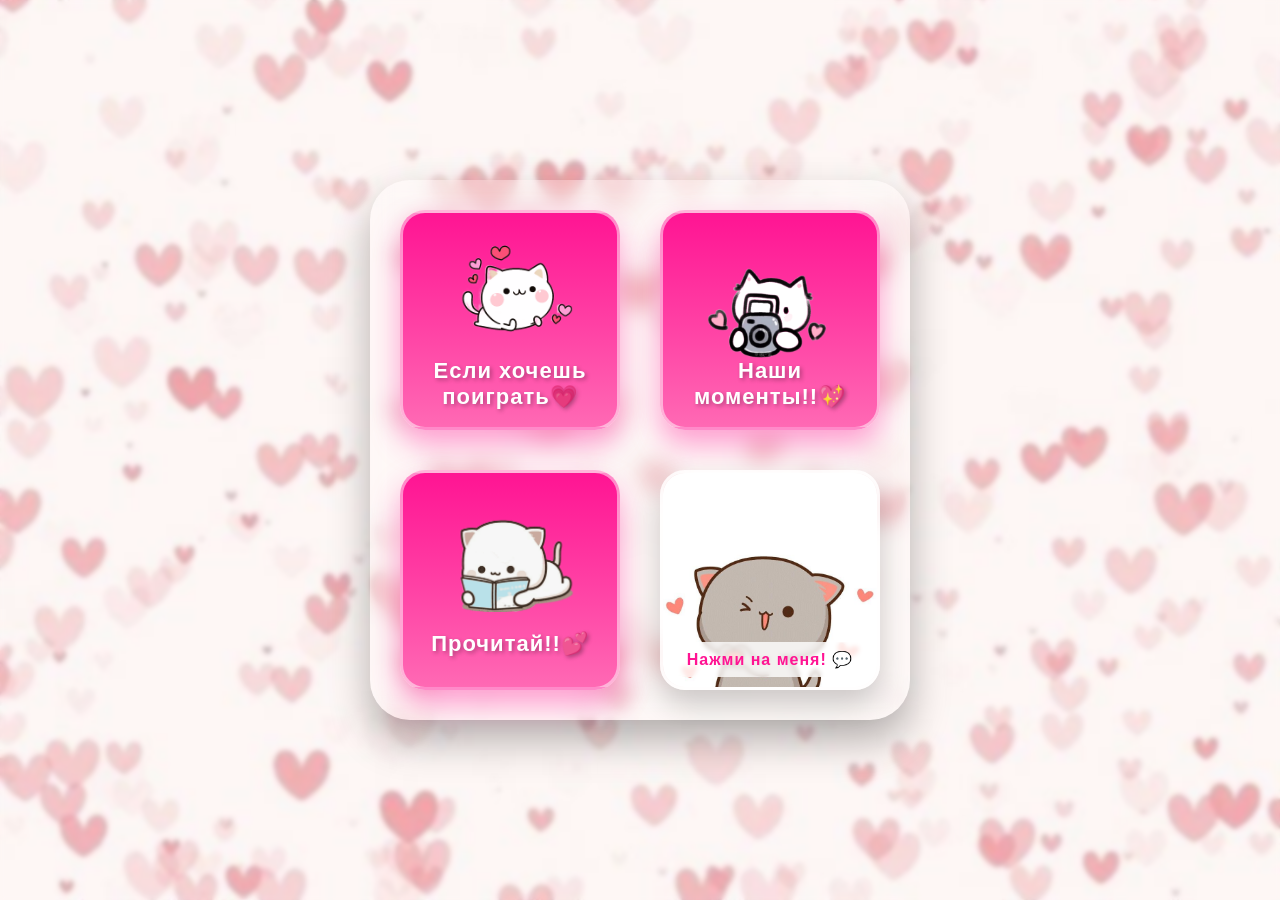
<file: index.html>
<!DOCTYPE html>
<html lang="ru">
<head>
    <meta charset="UTF-8">
    <meta name="viewport" content="width=device-width, initial-scale=1.0">
    <title>Сайт для Викульки!</title>
    <link rel="stylesheet" href="css/Style.css">
</head>
<body>
    <div class="tab-container">
        <!-- Вкладка 1: Игра - ссылка на igra.html -->
        <a href="igra.html" class="tab">
            <div class="tab-icon" style="position: relative; bottom: 60px; right: 50px;">
                <img src="images/png-transparent-white-beige-and-pink-cat-illustration-keyboard-cat-computer-keyboard-hello-kitty-kitten-love-white-mammal-animals.png" alt="Иконка игры" style="width: 250%; height: 250%; object-fit: contain;">
            </div>
            <div class="tab-title" style="position: relative; top: 20px;">Если хочешь поиграть💗</div>
        </a>

        <!-- Вкладка 2: Моменты - ссылка на momenti.html -->
        <a href="momenti.html" class="tab">
            <div class="tab-icon" style="position: relative; bottom: 10px; right: 40px;">
                <img src="images/channels4_profile.png" alt="Иконка моментов" style="width: 200%; height: 200%; object-fit: contain;">
            </div>
            <div class="tab-title" style="position: relative; top: 20px;">Наши моменты!!💖</div>
        </a>

        <!-- Вкладка 3: Прочитай - ссылка на prochitai.html -->
        <a href="prochitai.html" class="tab">
            <div class="tab-icon" style="position: relative; bottom: 60px; right: 40px;">
                <img src="images/Chitaet.png" alt="Иконка чтения" style="width: 200%; height: 200%; object-fit: contain;">
            </div>
            <div class="tab-title" style="position: relative; top: 20px;">Прочитай!!💕</div>
        </a>

        <!-- Вкладка 4: Говорилка - только картинка без фона -->
        <div class="tab tab-image-only" id="talkTab">
            <img src="images/govorit.jpg" alt="Говорилка" class="tab-full-image">
            <div class="tab-title image-title">Нажми на меня! 💬</div>
        </div>
    </div>

    <!-- Диалоговое окно (появляется при клике) -->
    <div class="talk-dialog" id="talkDialog">
        <div class="talk-dialog-content">
            <span class="talk-close-btn" id="closeTalkDialog">&times;</span>
            <div class="talk-dialog-icon">
                <img src="images/govorit.jpg" alt="Говорилка" style="width: 60px; height: 60px; border-radius: 50%;">
            </div>
            <div class="talk-dialog-text" id="dialogText">Привет, Викулька! 💕</div>
            <button class="talk-dialog-button" id="nextMessage">Следующее</button>
        </div>
    </div>

    <script>
        // Элементы для диалога
        const talkTab = document.getElementById('talkTab');
        const talkDialog = document.getElementById('talkDialog');
        const closeTalkDialog = document.getElementById('closeTalkDialog');
        const dialogText = document.getElementById('dialogText');
        const nextMessage = document.getElementById('nextMessage');

        // Массив с сообщениями для Викульки
        const messages = [
            "Пися Попа 😎",
            "Уже жду похода в бк 🍔",
	    "Жду смотреть репосты 📱",
            "Ты сегодня ну секс! 💕",
            "Пора открывать ягермейстер 🍾",
            "Когда будем играть в майник? 🎮",
            "Ты у меня самая самая лучшая!💖",
            "Обнимашки для тебя!💕",
            "Улыбнись, булка ты моя! ☀️",
            "Ты мой лучик солца самый главный! ☀️",
            "Люблю тебя очень очень! 💗"
        ];

        let currentMessageIndex = 0;

        // Функция показа диалога
        function showTalkDialog() {
            // Добавляем анимацию к квадратику
            talkTab.classList.add('tab-animate');
            
            // Убираем анимацию через 500мс
            setTimeout(() => {
                talkTab.classList.remove('tab-animate');
            }, 500);

            // Показываем диалог
            talkDialog.style.display = 'flex';
            
            // Случайное сообщение при открытии
            currentMessageIndex = Math.floor(Math.random() * messages.length);
            dialogText.textContent = messages[currentMessageIndex];
        }

        // Функция закрытия диалога
        function closeTalkDialogFunc() {
            talkDialog.style.display = 'none';
        }

        // Функция для следующего сообщения
        function showNextMessage() {
            currentMessageIndex = (currentMessageIndex + 1) % messages.length;
            dialogText.textContent = messages[currentMessageIndex];
            
            // Добавляем анимацию текста
            dialogText.style.animation = 'none';
            setTimeout(() => {
                dialogText.style.animation = 'textPop 0.3s ease';
            }, 10);
        }

        // Обработчики событий
        talkTab.addEventListener('click', showTalkDialog);
        closeTalkDialog.addEventListener('click', closeTalkDialogFunc);
        nextMessage.addEventListener('click', showNextMessage);

        // Закрытие по клику вне диалога
        window.addEventListener('click', function(event) {
            if (event.target === talkDialog) {
                closeTalkDialogFunc();
            }
        });

    </script>
</body>
</html>
</file>
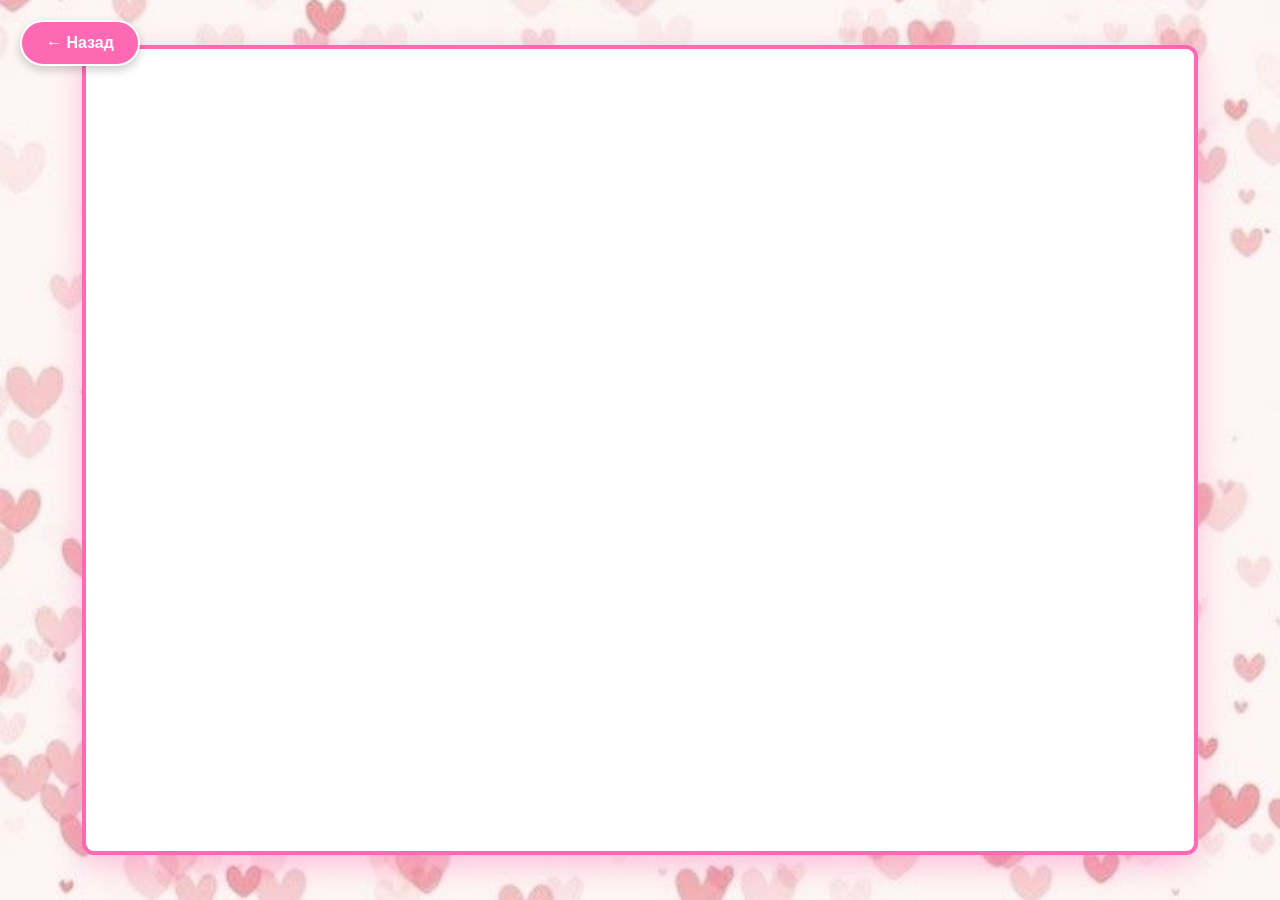
<file: igra.html>
<!DOCTYPE html>
<html lang="ru">
<head>
    <meta charset="UTF-8">
    <meta name="viewport" content="width=device-width, initial-scale=1.0">
    <title>Vita Mahjong</title>
    <link rel="stylesheet" href="css/styleigra.css">
</head>
<body>
    <!-- Кнопка назад -->
    <div class="back-button">
        <a href="index.html">← Назад</a>
    </div>
    
    <!-- Контейнер с игрой -->
    <div class="game-wrapper">
        <div class="game-window">
            <iframe 
                src="https://www.vitamahjong.com" 
                title="Vita Mahjong"
                allowfullscreen
            ></iframe>
        </div>
    </div>
</body>
</html>
</file>
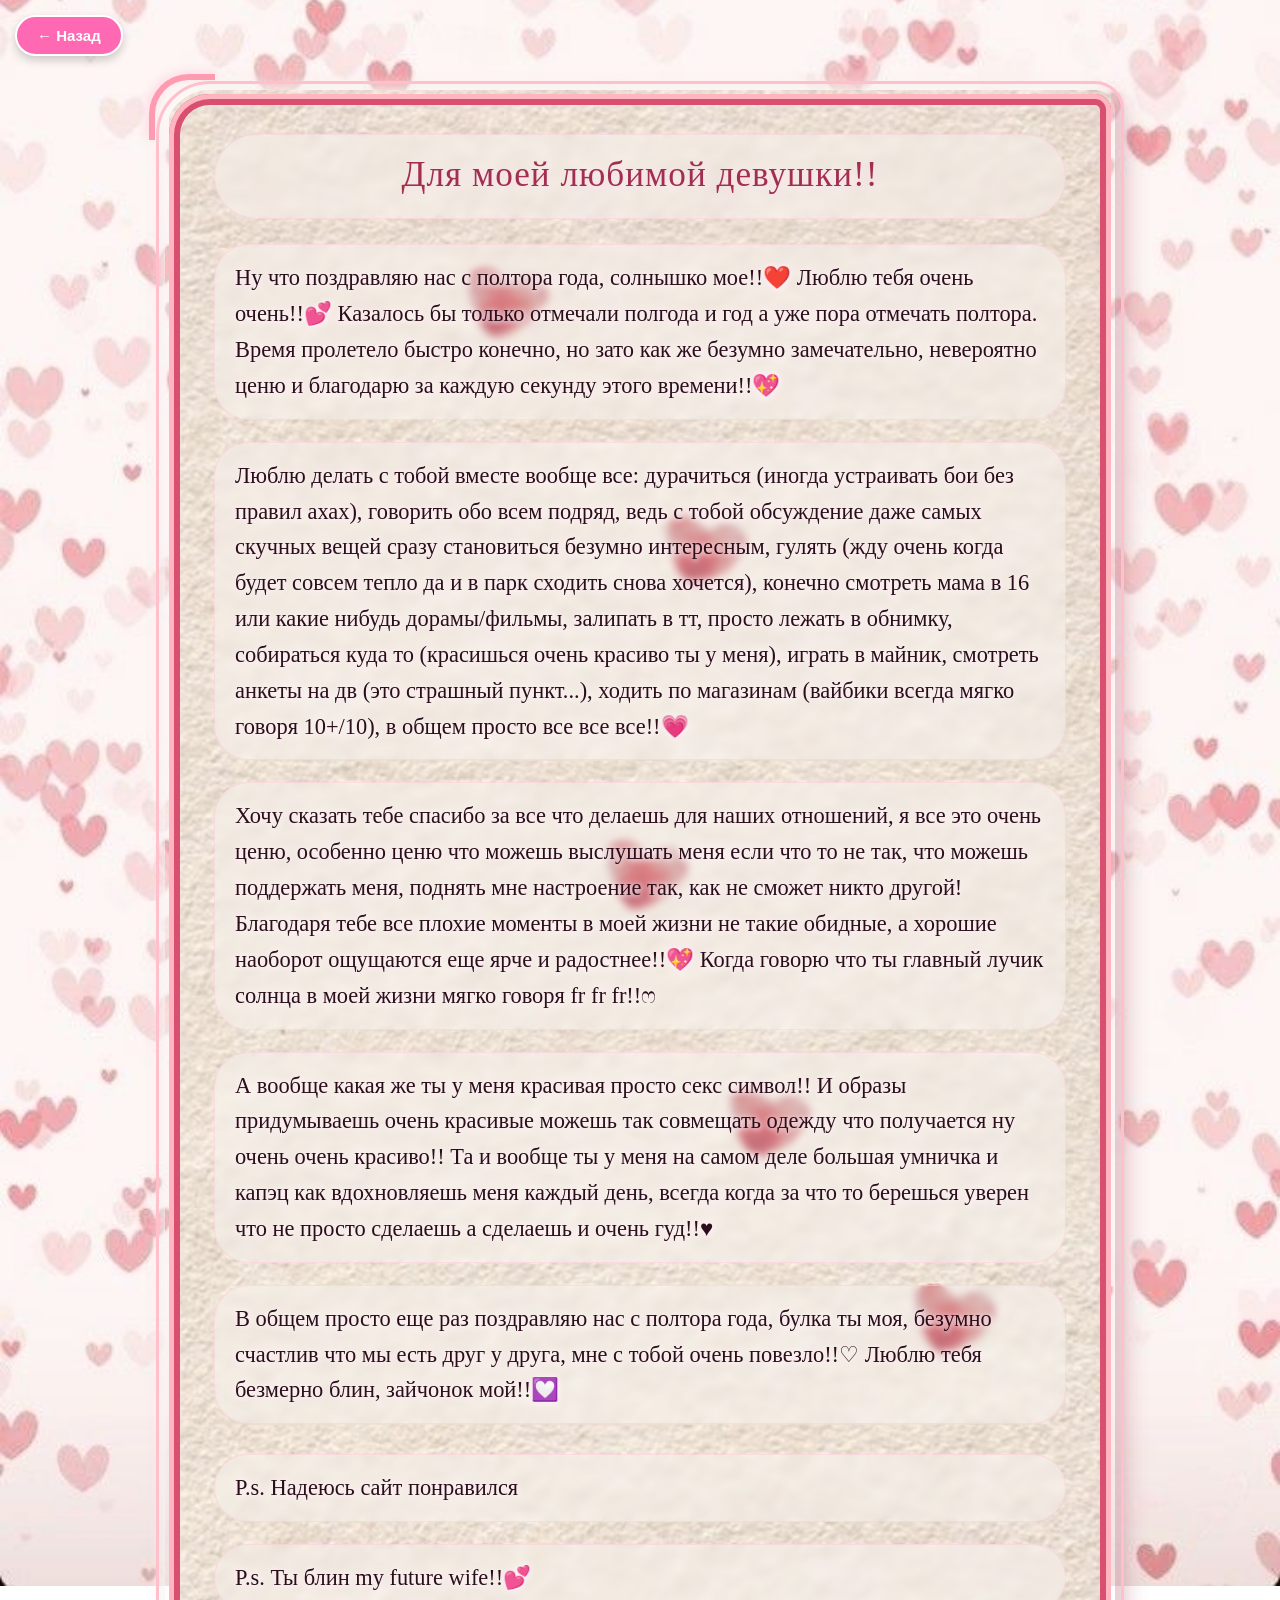
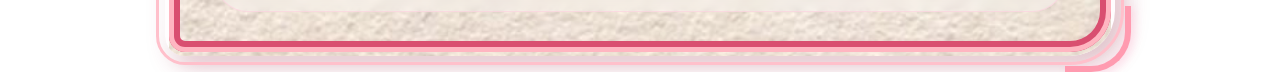
<file: prochitai.html>
<!DOCTYPE html>
<html lang="ru">
<head>
    <meta charset="UTF-8">
    <meta name="viewport" content="width=device-width, initial-scale=1.0, maximum-scale=1.0, user-scalable=yes">
    <title>Записочка для тебя</title>
    <style>
        * {
            margin: 0;
            padding: 0;
            box-sizing: border-box;
        }

        html, body {
            height: 100%;
            width: 100%;
        }

        body {
            /* Основной внешний фон (то, что вокруг рамки) */
            background-image: url('images/fon.jpg');
            background-size: cover;
            background-position: center;
            background-repeat: no-repeat;
            background-attachment: fixed;

            /* Центрируем прямоугольник */
            display: flex;
            flex-direction: column;
            align-items: center;
            justify-content: flex-start;
            
            font-family: 'Georgia', 'Times New Roman', serif;
            padding: 20px;
            padding-top: 80px;
            min-height: 100vh;
        }

        /* Кнопка "Назад" */
        .back-button {
            position: fixed;
            top: 15px;
            left: 15px;
            z-index: 1000;
        }

        .back-button a {
            display: inline-block;
            padding: 10px 20px;
            background-color: #ff69b4;
            color: white;
            text-decoration: none;
            border-radius: 25px;
            font-weight: bold;
            font-size: 15px;
            border: 2px solid white;
            box-shadow: 0 4px 10px rgba(0, 0, 0, 0.2);
            transition: all 0.3s ease;
            font-family: Arial, sans-serif;
        }

        .back-button a:hover {
            background-color: #ff1493;
            transform: scale(1.05);
            box-shadow: 0 6px 15px rgba(255, 105, 180, 0.5);
        }

        .back-button a:active {
            transform: scale(0.95);
        }

        .text-box {
            max-width: 950px;
            width: 100%;
            padding: 40px 45px;
            margin: 10px 0 30px 0;
            
            background-image: url('images/fonpisat.jpg');
            background-size: cover;
            background-position: center;
            background-repeat: no-repeat;
            
            /* Рамка */
            border: 4px solid transparent;
            
            box-shadow: 
                -5px -5px 15px rgba(255, 255, 255, 0.8),
                8px 8px 25px rgba(150, 40, 70, 0.35),
                inset 0px 0px 0px 5px #ffb6c1,
                inset 0px 0px 0px 11px #d94f70,
                inset -3px -3px 12px rgba(220, 80, 120, 0.6),
                inset 4px 4px 15px #fff0f7;
            
            outline: 3px solid #ffc0cb;
            outline-offset: 6px;
            
            border-radius: 45px 20px 45px 20px;
            
            color: #2a0f1a;
            font-size: 1.4rem;
            line-height: 1.6;
            text-align: left;
            
            text-shadow: 
                1px 1px 5px #fff0fa,
                0px 0px 8px rgba(255, 240, 245, 0.9);
            
            position: relative;
            transition: all 0.25s ease;
            
            background-blend-mode: overlay;
            background-color: rgba(255, 240, 245, 0.15);
        }

        /* Декоративные уголки */
        .text-box::before,
        .text-box::after {
            content: '';
            position: absolute;
            width: 60px;
            height: 60px;
            pointer-events: none;
            z-index: 5;
            background: transparent;
        }

        .text-box::before {
            top: -20px;
            left: -20px;
            border-top: 6px solid #ff9bb0;
            border-left: 6px solid #ff9bb0;
            border-radius: 40px 0 0 0;
            filter: drop-shadow(-2px -2px 5px rgba(255, 200, 220, 0.8));
        }

        .text-box::after {
            bottom: -20px;
            right: -20px;
            border-bottom: 6px solid #ff9bb0;
            border-right: 6px solid #ff9bb0;
            border-radius: 0 0 40px 0;
            filter: drop-shadow(2px 2px 5px rgba(255, 200, 220, 0.8));
        }

        /* Стили текста */
        .text-box p {
            margin-bottom: 22px;
            background-color: rgba(255, 255, 255, 0.35);
            padding: 15px 20px;
            border-radius: 35px;
            backdrop-filter: blur(4px);
            word-break: break-word;
            border: 1px solid rgba(255, 200, 220, 0.5);
        }

        .text-box p:first-of-type {
            margin-top: 5px;
        }

        .text-box p:last-child {
            margin-bottom: 0;
        }

        .text-box h2 {
            font-size: 2.2rem;
            margin-bottom: 25px;
            margin-top: 0;
            color: #a12f4f;
            letter-spacing: 1px;
            font-weight: 400;
            border-bottom: 3px solid #ffb0c3;
            padding-bottom: 15px;
            text-shadow: 3px 3px 8px #ffe2f0;
            background-color: rgba(255, 255, 255, 0.35);
            padding: 12px 35px 15px 35px;
            border-radius: 50px;
            backdrop-filter: blur(4px);
            border: 1px solid rgba(255, 200, 220, 0.5);
            
            /* Изменения для центрирования */
            display: block;
            text-align: center;
            width: 100%;
            margin-left: auto;
            margin-right: auto;
        }

        /* Адаптивность для телефонов */
        @media (max-width: 700px) {
            body {
                padding: 15px;
                padding-top: 70px;
                justify-content: flex-start;
            }
            
            .back-button {
                top: 10px;
                left: 10px;
            }
            
            .back-button a {
                padding: 8px 16px;
                font-size: 14px;
            }
            
            .text-box {
                padding: 30px 20px;
                margin: 5px 0 20px 0;
                font-size: 1.2rem;
                outline-offset: 4px;
            }
            
            .text-box h2 {
                font-size: 1.8rem;
                padding: 10px 25px 12px 25px;
                margin-bottom: 20px;
            }
            
            .text-box p {
                padding: 14px 18px;
                margin-bottom: 18px;
            }
            
            .text-box::before {
                top: -15px;
                left: -15px;
                width: 45px;
                height: 45px;
                border-width: 5px;
            }
            
            .text-box::after {
                bottom: -15px;
                right: -15px;
                width: 45px;
                height: 45px;
                border-width: 5px;
            }
        }

        @media (max-width: 450px) {
            body {
                padding: 12px;
                padding-top: 65px;
            }
            
            .text-box {
                padding: 25px 15px;
                font-size: 1.1rem;
                border-radius: 35px 15px 35px 15px;
                outline-offset: 3px;
            }
            
            .text-box h2 {
                font-size: 1.6rem;
                padding: 8px 20px 10px 20px;
            }
            
            .text-box p {
                padding: 12px 15px;
                margin-bottom: 15px;
                border-radius: 25px;
            }
            
            .text-box::before {
                top: -12px;
                left: -12px;
                width: 35px;
                height: 35px;
                border-width: 4px;
            }
            
            .text-box::after {
                bottom: -12px;
                right: -12px;
                width: 35px;
                height: 35px;
                border-width: 4px;
            }
        }

        /* Для очень маленьких экранов */
        @media (max-width: 350px) {
            body {
                padding-top: 60px;
            }
            
            .text-box {
                padding: 20px 12px;
            }
            
            .text-box h2 {
                font-size: 1.4rem;
                padding: 6px 15px 8px 15px;
            }
            
            .text-box p {
                padding: 10px 12px;
                font-size: 1rem;
            }
        }

        .text-box:hover {
            box-shadow: 
                -5px -5px 18px rgba(255, 240, 245, 1),
                10px 10px 28px rgba(160, 50, 80, 0.4),
                inset 0px 0px 0px 5px #ffc0d0,
                inset 0px 0px 0px 11px #d94f70,
                inset -3px -3px 15px rgba(200, 70, 110, 0.7),
                inset 5px 5px 20px #fff5fa;
            transform: scale(1.01);
        }
    </style>
</head>
<body>
    <div class="back-button">
        <a href="#" onclick="history.back(); return false;">← Назад</a>
    </div>

    <div class="text-box">
        <h2>Для моей любимой девушки!!</h2>
        
        <p>Ну что поздравляю нас с полтора года, солнышко мое!!❤️ Люблю тебя очень очень!!💕 Казалось бы только отмечали полгода и год а уже пора отмечать полтора. Время пролетело быстро конечно, но зато как же безумно замечательно, невероятно ценю и благодарю за каждую секунду этого времени!!💖</p>
        
        <p>Люблю делать с тобой вместе вообще все: дурачиться (иногда устраивать бои без правил ахах), говорить обо всем подряд, ведь с тобой обсуждение даже самых скучных вещей сразу становиться безумно интересным, гулять (жду очень когда будет совсем тепло да и в парк сходить снова хочется), конечно смотреть мама в 16 или какие нибудь дорамы/фильмы, залипать в тт, просто лежать в обнимку, собираться куда то (красишься очень красиво ты у меня), играть в майник, смотреть анкеты на дв (это страшный пункт...), ходить по магазинам (вайбики всегда мягко говоря 10+/10), в общем просто все все все!!💗</p>
        
        <p>Хочу сказать тебе спасибо за все что делаешь для наших отношений, я все это очень ценю, особенно ценю что можешь выслушать меня если что то не так, что можешь поддержать меня, поднять мне настроение так, как не сможет никто другой! Благодаря тебе все плохие моменты в моей жизни не такие обидные, а хорошие наоборот ощущаются еще ярче и радостнее!!💖 Когда говорю что ты главный лучик солнца в моей жизни мягко говоря fr fr fr!!ෆ</p>
        
        <p>А вообще какая же ты у меня красивая просто секс символ!! И образы придумываешь очень красивые можешь так совмещать одежду что получается ну очень очень красиво!! Та и вообще ты у меня на самом деле большая умничка и капэц как вдохновляешь меня каждый день, всегда когда за что то берешься уверен что не просто сделаешь а сделаешь и очень гуд!!♥️</p>
        
        <p>В общем просто еще раз поздравляю нас с полтора года, булка ты моя, безумно счастлив что мы есть друг у друга, мне с тобой очень повезло!!♡ Люблю тебя безмерно блин, зайчонок мой!!💟</p>
        
        <p style="margin-top: 30px;">P.s. Надеюсь сайт понравился</p>
        
        <p>P.s. Ты блин my future wife!!💕</p>
    </div>
</body>
</html>
</file>
<file: css/Style.css>
/* style.css - основной файл стилей */

* {
    margin: 0;
    padding: 0;
    box-sizing: border-box;
}

body {
    font-family: 'Segoe UI', Tahoma, Geneva, Verdana, sans-serif;
    background-image: url('../images/fon.jpg');
    background-size: cover;
    background-position: center;
    background-repeat: no-repeat;
    background-attachment: fixed;
    min-height: 100vh;
    display: flex;
    justify-content: center;
    align-items: center;
}

/* Полупрозрачный слой поверх фона */
body::before {
    content: '';
    position: fixed;
    top: 0;
    left: 0;
    right: 0;
    bottom: 0;
    background: rgba(255, 255, 255, 0.1);
    backdrop-filter: blur(2px);
    z-index: -1;
}

/* Контейнер для квадратов */
.tab-container {
    display: grid;
    grid-template-columns: repeat(2, 220px);
    gap: 40px;
    padding: 30px;
    background: rgba(255, 255, 255, 0.2);
    backdrop-filter: blur(10px);
    border-radius: 40px;
    box-shadow: 0 20px 40px rgba(0, 0, 0, 0.3);
}

/* Стили квадрата-кнопки */
.tab {
    width: 220px;
    height: 220px;
    background: linear-gradient(to bottom, #ff1493, #ff69b4);
    border-radius: 25px;
    display: flex;
    flex-direction: column;
    justify-content: center;
    align-items: center;
    cursor: pointer;
    transition: all 0.3s ease;
    box-shadow: 0 15px 30px rgba(255, 20, 147, 0.4);
    border: 3px solid rgba(255, 255, 255, 0.5);
    text-align: center;
    padding: 20px;
    text-decoration: none;
    color: white;
    position: relative;
}

.tab:hover {
    transform: translateY(-15px) scale(1.05);
    box-shadow: 0 25px 40px rgba(255, 20, 147, 0.6);
    border-color: white;
    background: linear-gradient(to bottom, #ff69b4, #ff1493);
}

.tab:active {
    transform: translateY(-5px) scale(1.02);
}

.tab-icon {
    font-size: 56px;
    margin-bottom: 15px;
    color: white;
    text-shadow: 2px 2px 4px rgba(0,0,0,0.3);
    width: 80px;
    height: 80px;
}

.tab-icon img {
    width: 100%;
    height: 100%;
    object-fit: contain;
}

.tab-title {
    font-size: 22px;
    font-weight: 700;
    color: white;
    margin-bottom: 8px;
    text-shadow: 2px 2px 4px rgba(0,0,0,0.3);
    letter-spacing: 1px;
}

.tab-description {
    font-size: 14px;
    color: rgba(255, 255, 255, 0.95);
    line-height: 1.4;
    text-shadow: 1px 1px 2px rgba(0,0,0,0.2);
    font-weight: 500;
}

/* Специальный класс для квадратика без фона */
.tab-image-only {
    background: none !important;
    backdrop-filter: none !important;
    padding: 0 !important;
    overflow: hidden;
    border: 3px solid rgba(255, 255, 255, 0.8);
    box-shadow: 0 15px 30px rgba(0, 0, 0, 0.2);
}

/* Картинка на весь квадрат */
.tab-full-image {
    width: 100%;
    height: 100%;
    object-fit: cover;
    display: block;
    transition: transform 0.3s ease;
}

/* Анимация при наведении на картинку */
.tab-image-only:hover .tab-full-image {
    transform: scale(1.1);
}

/* Заголовок поверх картинки */
.tab-image-only .image-title {
    position: absolute;
    bottom: 10px;
    left: 0;
    right: 0;
    margin: 0;
    padding: 8px;
    background: rgba(255, 255, 255, 0.8);
    color: #ff1493;
    font-size: 16px;
    font-weight: bold;
    text-shadow: none;
    backdrop-filter: blur(2px);
    border-radius: 0 0 25px 25px;
    z-index: 2;
}

/* Анимация для квадратика */
.tab-animate {
    animation: tabBounce 0.5s ease;
}

@keyframes tabBounce {
    0%, 100% { transform: translateY(0); }
    50% { transform: translateY(-20px) scale(1.05); }
}

/* Стили для диалогового окна */
.talk-dialog {
    display: none;
    position: fixed;
    top: 0;
    left: 0;
    width: 100%;
    height: 100%;
    background: rgba(0, 0, 0, 0.5);
    backdrop-filter: blur(5px);
    justify-content: center;
    align-items: center;
    z-index: 2000;
    animation: fadeIn 0.3s ease;
}

@keyframes fadeIn {
    from { opacity: 0; }
    to { opacity: 1; }
}

.talk-dialog-content {
    position: relative;
    background: white;
    padding: 30px;
    border-radius: 30px;
    max-width: 400px;
    width: 90%;
    animation: dialogPop 0.4s ease;
    border: 3px solid transparent;
    background-clip: padding-box;
    box-shadow: 0 20px 40px rgba(255, 20, 147, 0.3);
    text-align: center;
}

.talk-dialog-content::before {
    content: '';
    position: absolute;
    top: -3px;
    left: -3px;
    right: -3px;
    bottom: -3px;
    background: linear-gradient(135deg, #ff1493, #ff69b4, #ff1493);
    border-radius: 32px;
    z-index: -1;
    animation: gradientShift 3s ease infinite;
    background-size: 200% 200%;
}

@keyframes gradientShift {
    0% { background-position: 0% 50%; }
    50% { background-position: 100% 50%; }
    100% { background-position: 0% 50%; }
}

@keyframes dialogPop {
    0% { transform: scale(0.8); opacity: 0; }
    100% { transform: scale(1); opacity: 1; }
}

@keyframes textPop {
    0% { transform: scale(0.9); opacity: 0.5; }
    100% { transform: scale(1); opacity: 1; }
}

/* Стили для крестика */
.talk-close-btn {
    position: absolute;
    top: 15px;
    right: 15px;
    font-size: 28px;
    cursor: pointer;
    width: 36px;
    height: 36px;
    display: flex;
    align-items: center;
    justify-content: center;
    border-radius: 50%;
    background: linear-gradient(to bottom, #ff1493, #ff69b4);
    color: white;
    font-weight: bold;
    line-height: 1;
    transition: background 0.3s ease;
    border: none;
    box-shadow: 0 2px 5px rgba(0,0,0,0.2);
}

.talk-close-btn:hover {
    background: linear-gradient(to bottom, #ff69b4, #ff1493);
    transform: none;
}

.talk-close-btn:active {
    transform: none;
}

/* Иконка в диалоге */
.talk-dialog-icon {
    margin-bottom: 20px;
}

.talk-dialog-icon img {
    width: 60px;
    height: 60px;
    border-radius: 50%;
    border: 3px solid #ff1493;
    box-shadow: 0 5px 15px rgba(255, 20, 147, 0.3);
}

/* Текст в диалоге */
.talk-dialog-text {
    font-size: 22px;
    color: #333;
    margin: 20px 0;
    line-height: 1.4;
    font-weight: 600;
    background: linear-gradient(135deg, #ff1493, #ff69b4);
    -webkit-background-clip: text;
    -webkit-text-fill-color: transparent;
    background-clip: text;
    min-height: 80px;
    display: flex;
    align-items: center;
    justify-content: center;
    padding: 10px;
}

/* Кнопка в диалоге */
.talk-dialog-button {
    padding: 12px 30px;
    background: linear-gradient(to bottom, #ff1493, #ff69b4);
    color: white;
    border: none;
    border-radius: 50px;
    cursor: pointer;
    font-size: 18px;
    font-weight: 600;
    transition: all 0.3s;
    box-shadow: 0 5px 15px rgba(255, 20, 147, 0.3);
    margin-top: 15px;
    width: auto;
    min-width: 200px;
}

.talk-dialog-button:hover {
    transform: translateY(-3px);
    box-shadow: 0 10px 25px rgba(255, 20, 147, 0.5);
    background: linear-gradient(to bottom, #ff69b4, #ff1493);
}

.talk-dialog-button:active {
    transform: translateY(0);
}

/* Адаптация для мобильных */
@media (max-width: 600px) {
    .tab-container {
        grid-template-columns: 1fr;
        gap: 25px;
        padding: 20px;
    }

    .tab {
        width: 260px;
        height: 260px;
        margin: 0 auto;
    }
    
    .tab-icon {
        font-size: 64px;
        width: 100px;
        height: 100px;
    }
    
    .tab-title {
        font-size: 24px;
    }
    
    .talk-dialog-content {
        padding: 20px;
        width: 95%;
    }
    
    .talk-dialog-text {
        font-size: 20px;
        min-height: 70px;
    }
    
    .talk-dialog-button {
        font-size: 16px;
        padding: 10px 25px;
    }
    
    .tab-image-only .image-title {
        font-size: 14px;
        padding: 5px;
    }
}

@media (max-width: 350px) {
    .tab {
        width: 220px;
        height: 220px;
    }
    
    .tab-icon {
        width: 80px;
        height: 80px;
    }
}
</file>
<file: css/styleigra.css>
* {
    margin: 0;
    padding: 0;
    box-sizing: border-box;
}

body {
    background-image: url('../images/fon.jpg');
    background-size: cover;
    background-position: center;
    background-repeat: no-repeat;
    background-attachment: fixed;
    display: flex;
    justify-content: center;
    align-items: center;
    min-height: 100vh;
    font-family: Arial, sans-serif;
    padding: 20px;
    position: relative;
}

.game-wrapper {
    width: 100%;
    display: flex;
    justify-content: center;
    align-items: center;
    min-height: calc(100vh - 40px);
}

.game-window {
    width: 90%;
    max-width: 1200px;
    height: 90vh;
    background: white;
    border-radius: 12px;
    overflow: hidden;
    box-shadow: 0 10px 30px rgba(255, 105, 180, 0.4);
    border: 4px solid #ff69b4;  /* Розовая рамка */
    position: relative;
}

/* Добавляем дополнительную декоративную рамку с градиентом (опционально) */
.game-window::before {
    content: '';
    position: absolute;
    top: -6px;
    left: -6px;
    right: -6px;
    bottom: -6px;
    background: linear-gradient(135deg, #ff1493, #ff69b4, #ff1493);
    border-radius: 16px;
    z-index: -1;
    opacity: 0.7;
    animation: borderGlow 3s ease infinite;
    background-size: 200% 200%;
}

@keyframes borderGlow {
    0% { background-position: 0% 50%; opacity: 0.5; }
    50% { background-position: 100% 50%; opacity: 0.8; }
    100% { background-position: 0% 50%; opacity: 0.5; }
}

iframe {
    width: 100%;
    height: 100%;
    border: none;
    display: block;
}

.back-button {
    position: fixed;
    top: 20px;
    left: 20px;
    z-index: 1000;
}

.back-button a {
    display: inline-block;
    padding: 12px 24px;
    background-color: #ff69b4;
    color: white;
    text-decoration: none;
    border-radius: 25px;
    font-weight: bold;
    font-size: 16px;
    border: 2px solid white;
    box-shadow: 0 4px 10px rgba(0, 0, 0, 0.2);
    transition: all 0.3s ease;
}

.back-button a:hover {
    background-color: #ff1493;
    transform: scale(1.05);
    box-shadow: 0 6px 15px rgba(255, 105, 180, 0.5);
}

.back-button a:active {
    transform: scale(0.95);
}

/* Для мобильных устройств */
@media (max-width: 768px) {
    .game-window {
        width: 90%;
        height: 70vh;
        border-width: 3px; /* Чуть тоньше на мобильных */
    }
    
    .back-button a {
        padding: 8px 16px;
        font-size: 14px;
    }
    
    .game-window::before {
        top: -5px;
        left: -5px;
        right: -5px;
        bottom: -5px;
    }
}
</file>
